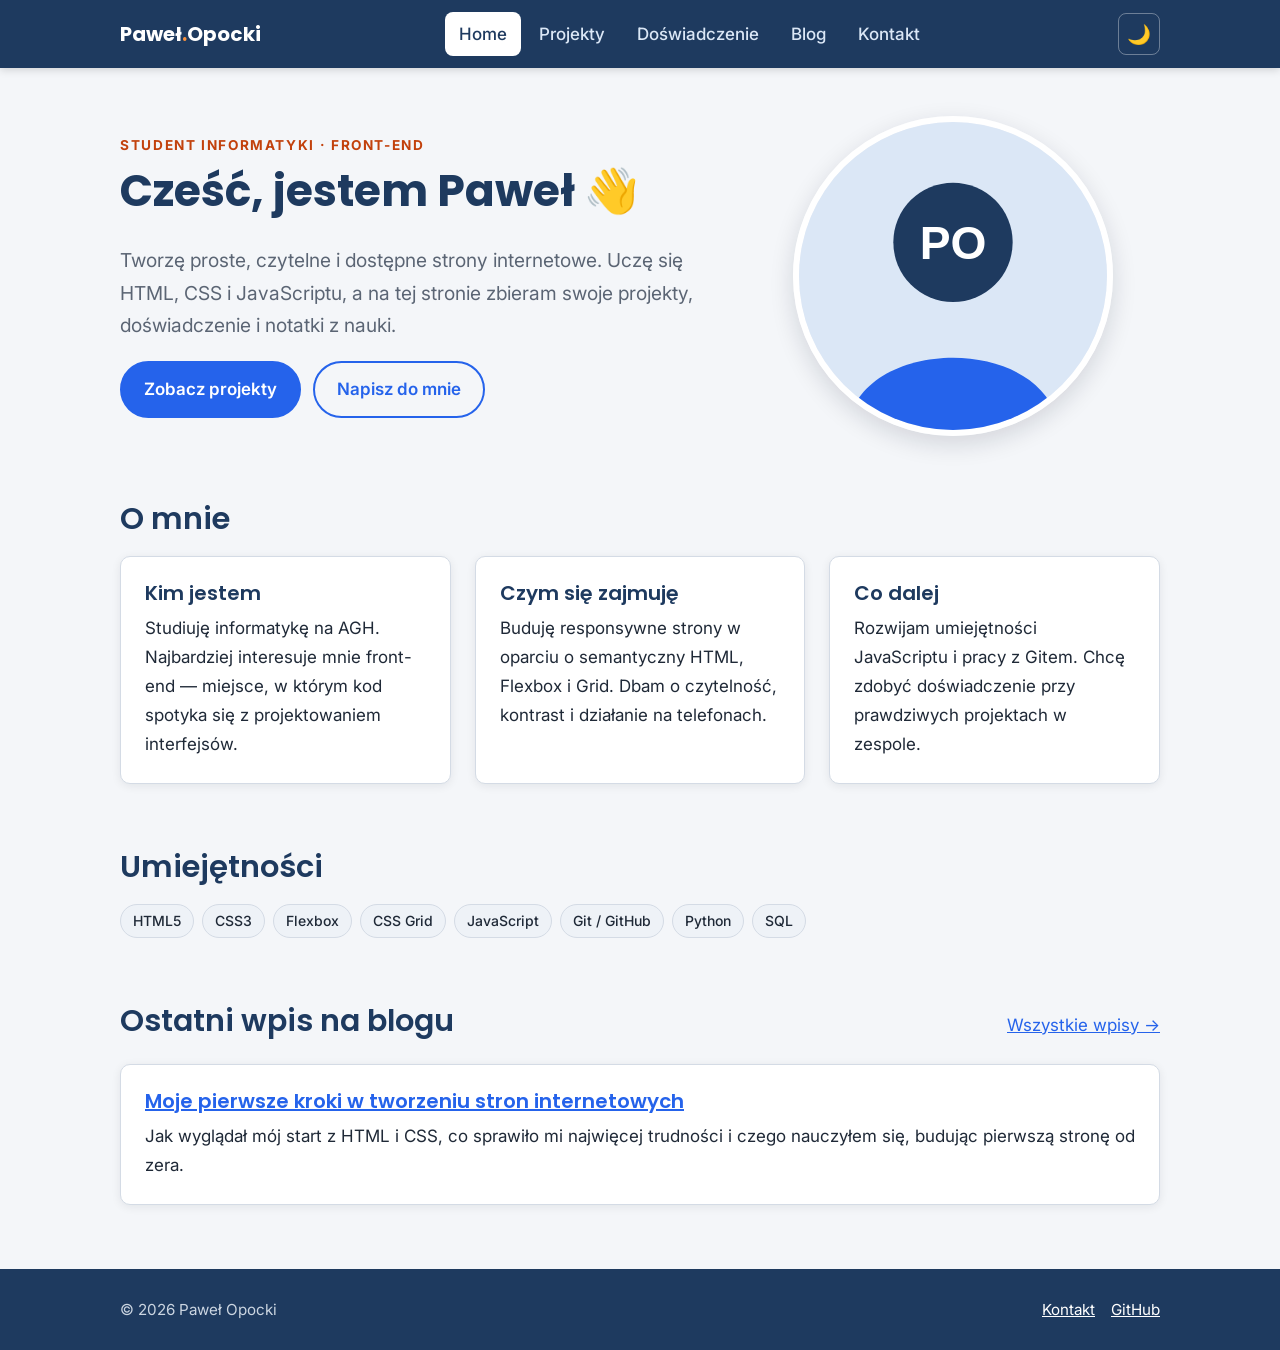
<file: index.html>
<!DOCTYPE html>
<html lang="pl" class="no-js">
<head>
    <meta charset="UTF-8">
    <meta name="viewport" content="width=device-width, initial-scale=1.0">
    <link rel="icon" type="image/svg+xml" href="images/avatar.svg">
    <meta name="description" content="Portfolio Pawła Opockiego — student informatyki i początkujący front-end developer.">
    <title>Paweł Opocki — Portfolio</title>
    <script>
        document.documentElement.classList.remove("no-js");
        try {
            var t = localStorage.getItem("portfolio-theme");
            if (t) document.documentElement.dataset.theme = t;
            else if (window.matchMedia("(prefers-color-scheme: dark)").matches) document.documentElement.dataset.theme = "dark";
        } catch (e) {}
    </script>
    <link rel="preconnect" href="https://fonts.googleapis.com">
    <link rel="preconnect" href="https://fonts.gstatic.com" crossorigin>
    <link href="https://fonts.googleapis.com/css2?family=Inter:wght@400;500;600;700&family=Poppins:wght@600;700&display=swap" rel="stylesheet">
    <link rel="stylesheet" href="style.css">
    <script src="script.js" defer></script>
</head>
<body>
    <a class="skip-link" href="#main">Przejdź do treści</a>

    <header class="site-header">
        <div class="container header-inner">
            <a class="logo" href="index.html">Paweł<span>.</span>Opocki</a>
            <nav class="main-nav" id="main-nav" aria-label="Nawigacja główna">
                <ul>
                    <li><a href="index.html" aria-current="page">Home</a></li>
                    <li><a href="projekty.html">Projekty</a></li>
                    <li><a href="doswiadczenie.html">Doświadczenie</a></li>
                    <li><a href="blog.html">Blog</a></li>
                    <li><a href="kontakt.html">Kontakt</a></li>
                </ul>
            </nav>
            <div class="header-actions">
                <button class="icon-button theme-toggle" type="button" aria-label="Zmień motyw">🌙</button>
                <button class="icon-button nav-toggle" type="button" aria-controls="main-nav" aria-expanded="false" aria-label="Otwórz menu">☰</button>
            </div>
        </div>
    </header>

    <main id="main">
        <div class="container">
            <section class="section hero" aria-labelledby="hero-title">
                <div>
                    <p class="eyebrow">Student informatyki · Front-end</p>
                    <h1 id="hero-title">Cześć, jestem Paweł 👋</h1>
                    <p class="lead">
                        Tworzę proste, czytelne i dostępne strony internetowe. Uczę się HTML, CSS
                        i JavaScriptu, a na tej stronie zbieram swoje projekty, doświadczenie i notatki z nauki.
                    </p>
                    <div class="btn-row">
                        <a class="btn" href="projekty.html">Zobacz projekty</a>
                        <a class="btn btn--outline" href="kontakt.html">Napisz do mnie</a>
                    </div>
                </div>
                <img class="hero-photo" src="images/avatar.svg" width="320" height="320"
                     alt="Ilustracja awatara z inicjałami PO na niebieskim tle">
            </section>

            <section class="section" id="o-mnie" aria-labelledby="about-title">
                <h2 id="about-title">O mnie</h2>
                <div class="card-grid">
                    <article class="card">
                        <h3>Kim jestem</h3>
                        <p>
                            Studiuję informatykę na AGH. Najbardziej interesuje mnie
                            front-end — miejsce, w którym kod spotyka się z projektowaniem interfejsów.
                        </p>
                    </article>
                    <article class="card">
                        <h3>Czym się zajmuję</h3>
                        <p>
                            Buduję responsywne strony w oparciu o semantyczny HTML, Flexbox i Grid.
                            Dbam o czytelność, kontrast i działanie na telefonach.
                        </p>
                    </article>
                    <article class="card">
                        <h3>Co dalej</h3>
                        <p>
                            Rozwijam umiejętności JavaScriptu i pracy z Gitem. Chcę zdobyć doświadczenie
                            przy prawdziwych projektach w zespole.
                        </p>
                    </article>
                </div>
            </section>

            <section class="section" aria-labelledby="skills-title">
                <h2 id="skills-title">Umiejętności</h2>
                <ul class="tag-list">
                    <li class="tag">HTML5</li>
                    <li class="tag">CSS3</li>
                    <li class="tag">Flexbox</li>
                    <li class="tag">CSS Grid</li>
                    <li class="tag">JavaScript</li>
                    <li class="tag">Git / GitHub</li>
                    <li class="tag">Python</li>
                    <li class="tag">SQL</li>
                </ul>
            </section>

            <section class="section" aria-labelledby="latest-title">
                <div class="section-header">
                    <h2 id="latest-title">Ostatni wpis na blogu</h2>
                    <a href="blog.html">Wszystkie wpisy &rarr;</a>
                </div>
                <article class="card">
                    <h3><a href="blog.html">Moje pierwsze kroki w tworzeniu stron internetowych</a></h3>
                    <p>
                        Jak wyglądał mój start z HTML i CSS, co sprawiło mi najwięcej trudności
                        i czego nauczyłem się, budując pierwszą stronę od zera.
                    </p>
                </article>
            </section>
        </div>
    </main>

    <footer class="site-footer">
        <div class="container footer-inner">
            <p>&copy; <span id="year">2026</span> Paweł Opocki</p>
            <ul class="footer-links">
                <li><a href="kontakt.html">Kontakt</a></li>
                <li><a href="https://github.com/" target="_blank" rel="noopener">GitHub</a></li>
            </ul>
        </div>
    </footer>
</body>
</html>
</file>
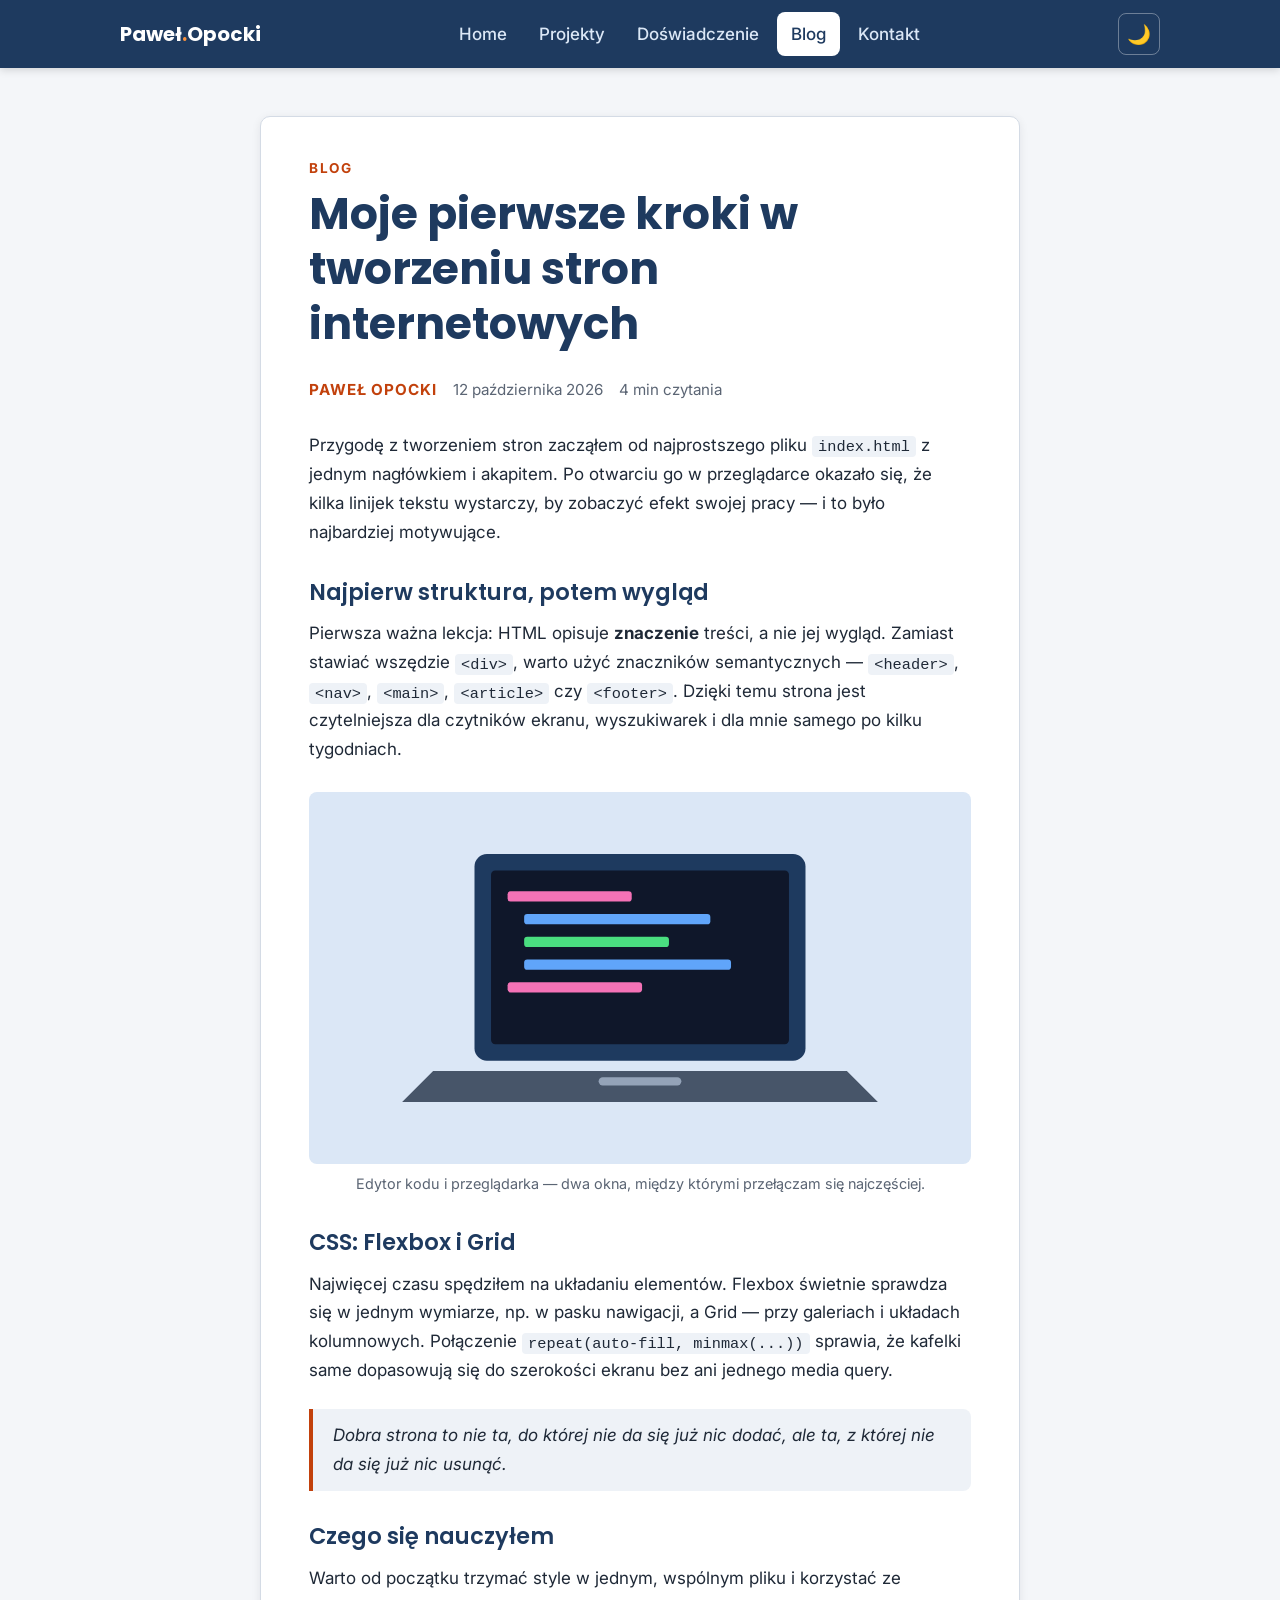
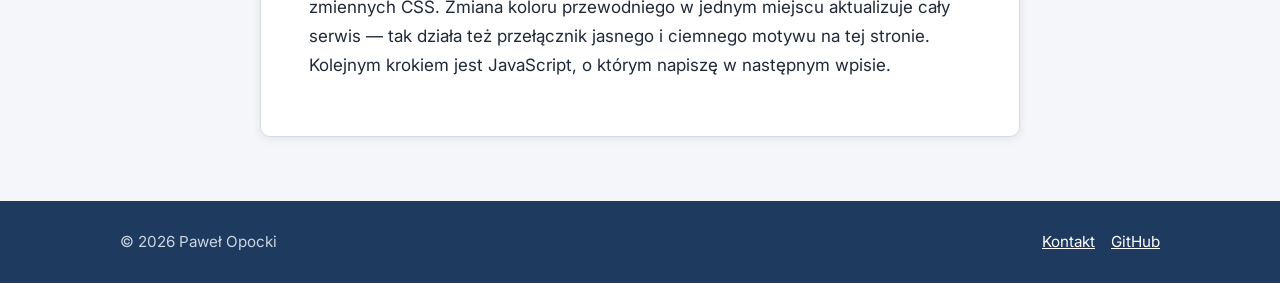
<file: blog.html>
<!DOCTYPE html>
<html lang="pl" class="no-js">
<head>
    <meta charset="UTF-8">
    <meta name="viewport" content="width=device-width, initial-scale=1.0">
    <meta name="description" content="Blog Pawła Opockiego — notatki z nauki tworzenia stron internetowych.">
    <title>Blog — Paweł Opocki</title>
    <script>
        document.documentElement.classList.remove("no-js");
        try {
            var t = localStorage.getItem("portfolio-theme");
            if (t) document.documentElement.dataset.theme = t;
            else if (window.matchMedia("(prefers-color-scheme: dark)").matches) document.documentElement.dataset.theme = "dark";
        } catch (e) {}
    </script>
    <link href="https://fonts.googleapis.com">
    <link href="https://fonts.gstatic.com" crossorigin>
    <link href="https://fonts.googleapis.com/css2?family=Inter:wght@400;500;600;700&family=Poppins:wght@600;700&display=swap" rel="stylesheet">
    <link rel="stylesheet" href="style.css">
    <script src="script.js" defer></script>
</head>
<body>
    <a class="skip-link" href="#main">Przejdź do treści</a>

    <header class="site-header">
        <div class="container header-inner">
            <a class="logo" href="index.html">Paweł<span>.</span>Opocki</a>
            <nav class="main-nav" id="main-nav" aria-label="Nawigacja główna">
                <ul>
                    <li><a href="index.html">Home</a></li>
                    <li><a href="projekty.html">Projekty</a></li>
                    <li><a href="doswiadczenie.html">Doświadczenie</a></li>
                    <li><a href="blog.html" aria-current="page">Blog</a></li>
                    <li><a href="kontakt.html">Kontakt</a></li>
                </ul>
            </nav>
            <div class="header-actions">
                <button class="icon-button theme-toggle" type="button" aria-label="Zmień motyw">🌙</button>
                <button class="icon-button nav-toggle" type="button" aria-controls="main-nav" aria-expanded="false" aria-label="Otwórz menu">☰</button>
            </div>
        </div>
    </header>

    <main id="main">
        <div class="container">
            <article class="post">
                <header>
                    <p class="eyebrow">Blog</p>
                    <h1>Moje pierwsze kroki w tworzeniu stron internetowych</h1>
                    <div class="post-meta">
                        <span class="author">Paweł Opocki</span>
                        <time datetime="2026-10-12">12 października 2026</time>
                        <span>4 min czytania</span>
                    </div>
                </header>

                <p>
                    Przygodę z tworzeniem stron zacząłem od najprostszego pliku <code>index.html</code>
                    z jednym nagłówkiem i akapitem. Po otwarciu go w przeglądarce okazało się, że
                    kilka linijek tekstu wystarczy, by zobaczyć efekt swojej pracy — i to było
                    najbardziej motywujące.
                </p>

                <h2>Najpierw struktura, potem wygląd</h2>
                <p>
                    Pierwsza ważna lekcja: HTML opisuje <strong>znaczenie</strong> treści, a nie jej
                    wygląd. Zamiast stawiać wszędzie <code>&lt;div&gt;</code>, warto użyć znaczników
                    semantycznych — <code>&lt;header&gt;</code>, <code>&lt;nav&gt;</code>,
                    <code>&lt;main&gt;</code>, <code>&lt;article&gt;</code> czy <code>&lt;footer&gt;</code>.
                    Dzięki temu strona jest czytelniejsza dla czytników ekranu, wyszukiwarek i dla mnie
                    samego po kilku tygodniach.
                </p>

                <figure>
                    <img src="images/laptop.svg" width="640" height="360"
                         alt="Ilustracja laptopa z otwartym edytorem kodu HTML na ekranie">
                    <figcaption>Edytor kodu i przeglądarka — dwa okna, między którymi przełączam się najczęściej.</figcaption>
                </figure>

                <h2>CSS: Flexbox i Grid</h2>
                <p>
                    Najwięcej czasu spędziłem na układaniu elementów. Flexbox świetnie sprawdza się
                    w jednym wymiarze, np. w pasku nawigacji, a Grid — przy galeriach i układach
                    kolumnowych. Połączenie <code>repeat(auto-fill, minmax(...))</code> sprawia,
                    że kafelki same dopasowują się do szerokości ekranu bez ani jednego media query.
                </p>

                <blockquote>
                    Dobra strona to nie ta, do której nie da się już nic dodać, ale ta, z której
                    nie da się już nic usunąć.
                </blockquote>

                <h2>Czego się nauczyłem</h2>
                <p>
                    Warto od początku trzymać style w jednym, wspólnym pliku i korzystać ze zmiennych CSS.
                    Zmiana koloru przewodniego w jednym miejscu aktualizuje cały serwis — tak działa
                    też przełącznik jasnego i ciemnego motywu na tej stronie. Kolejnym krokiem jest
                    JavaScript, o którym napiszę w następnym wpisie.
                </p>
            </article>
        </div>
    </main>

    <footer class="site-footer">
        <div class="container footer-inner">
            <p>&copy; <span id="year">2026</span> Paweł Opocki</p>
            <ul class="footer-links">
                <li><a href="kontakt.html">Kontakt</a></li>
                <li><a href="https://github.com/Foksno" target="_blank" rel="noopener">GitHub</a></li>
            </ul>
        </div>
    </footer>
</body>
</html>
</file>
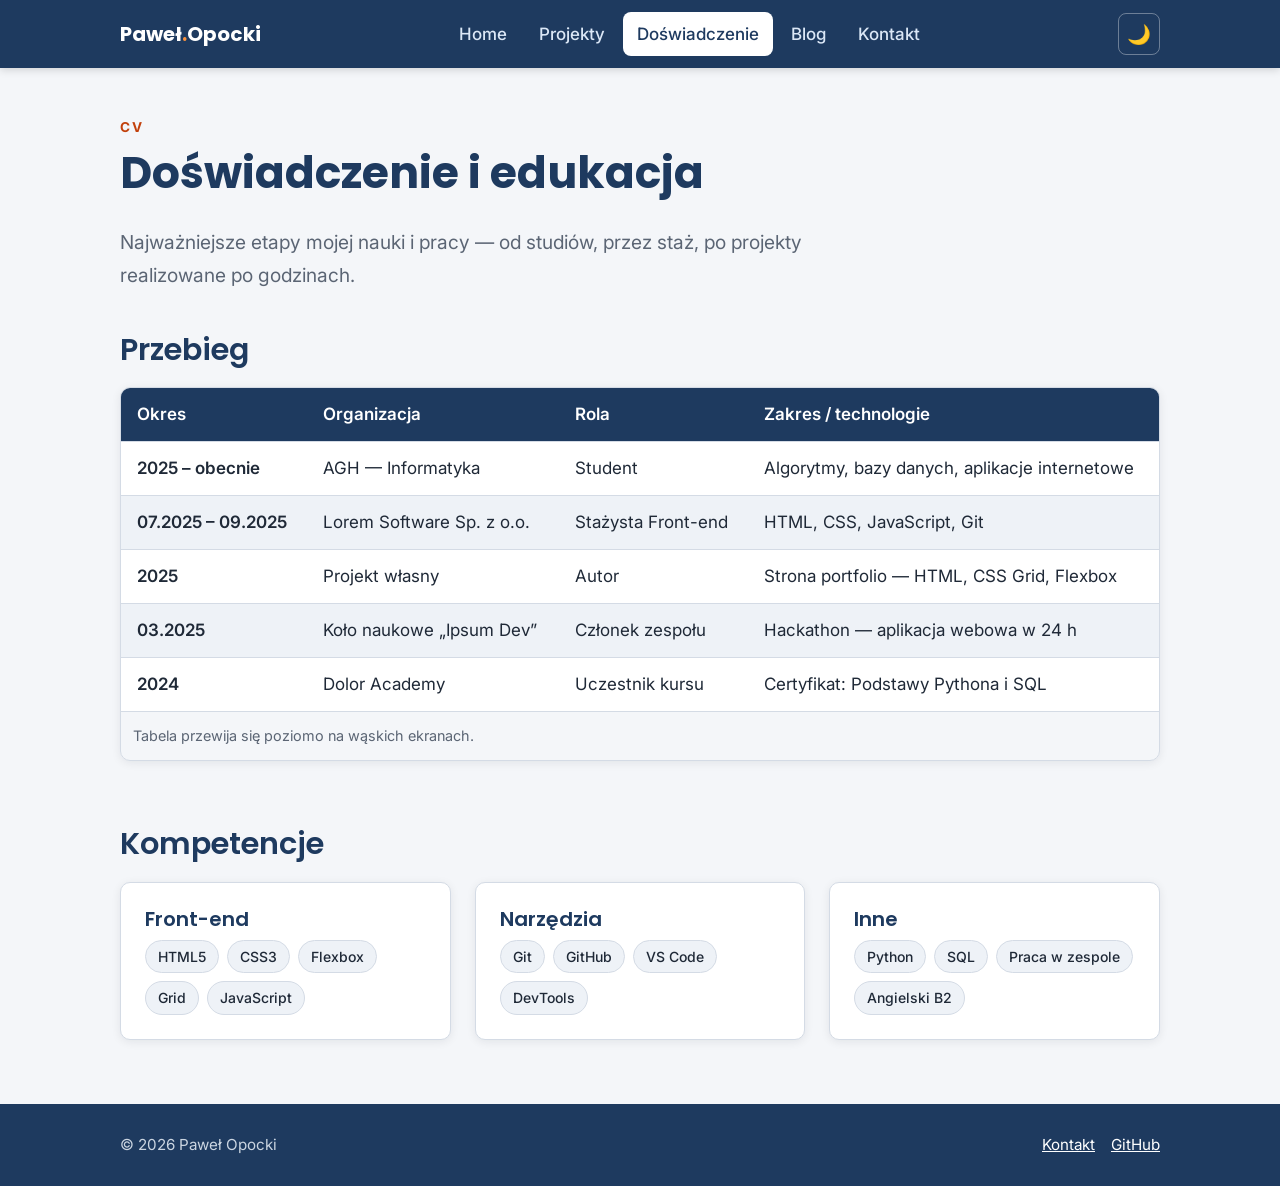
<file: doswiadczenie.html>
<!DOCTYPE html>
<html lang="pl" class="no-js">
<head>
    <meta charset="UTF-8">
    <meta name="viewport" content="width=device-width, initial-scale=1.0">
    <meta name="description" content="Doświadczenie i edukacja Pawła Opockiego.">
    <title>Doświadczenie — Paweł Opocki</title>
    <script>
        document.documentElement.classList.remove("no-js");
        try {
            var t = localStorage.getItem("portfolio-theme");
            if (t) document.documentElement.dataset.theme = t;
            else if (window.matchMedia("(prefers-color-scheme: dark)").matches) document.documentElement.dataset.theme = "dark";
        } catch (e) {}
    </script>
    <link href="https://fonts.googleapis.com">
    <link href="https://fonts.gstatic.com" crossorigin>
    <link href="https://fonts.googleapis.com/css2?family=Inter:wght@400;500;600;700&family=Poppins:wght@600;700&display=swap" rel="stylesheet">
    <link rel="stylesheet" href="style.css">
    <script src="script.js" defer></script>
</head>
<body>
    <a class="skip-link" href="#main">Przejdź do treści</a>

    <header class="site-header">
        <div class="container header-inner">
            <a class="logo" href="index.html">Paweł<span>.</span>Opocki</a>
            <nav class="main-nav" id="main-nav" aria-label="Nawigacja główna">
                <ul>
                    <li><a href="index.html">Home</a></li>
                    <li><a href="projekty.html">Projekty</a></li>
                    <li><a href="doswiadczenie.html" aria-current="page">Doświadczenie</a></li>
                    <li><a href="blog.html">Blog</a></li>
                    <li><a href="kontakt.html">Kontakt</a></li>
                </ul>
            </nav>
            <div class="header-actions">
                <button class="icon-button theme-toggle" type="button" aria-label="Zmień motyw">🌙</button>
                <button class="icon-button nav-toggle" type="button" aria-controls="main-nav" aria-expanded="false" aria-label="Otwórz menu">☰</button>
            </div>
        </div>
    </header>

    <main id="main">
        <div class="container">
            <header class="page-intro">
                <p class="eyebrow">CV</p>
                <h1>Doświadczenie i edukacja</h1>
                <p class="lead">
                    Najważniejsze etapy mojej nauki i pracy — od studiów, przez staż,
                    po projekty realizowane po godzinach.
                </p>
            </header>

            <section class="section" aria-labelledby="timeline-title">
                <h2 id="timeline-title">Przebieg</h2>
                <div class="table-wrapper">
                    <table class="cv-table">
                        <caption>Tabela przewija się poziomo na wąskich ekranach.</caption>
                        <thead>
                            <tr>
                                <th scope="col">Okres</th>
                                <th scope="col">Organizacja</th>
                                <th scope="col">Rola</th>
                                <th scope="col">Zakres / technologie</th>
                            </tr>
                        </thead>
                        <tbody>
                            <tr>
                                <td>2025 – obecnie</td>
                                <td>AGH — Informatyka</td>
                                <td>Student</td>
                                <td>Algorytmy, bazy danych, aplikacje internetowe</td>
                            </tr>
                            <tr>
                                <td>07.2025 – 09.2025</td>
                                <td>Lorem Software Sp. z o.o.</td>
                                <td>Stażysta Front-end</td>
                                <td>HTML, CSS, JavaScript, Git</td>
                            </tr>
                            <tr>
                                <td>2025</td>
                                <td>Projekt własny</td>
                                <td>Autor</td>
                                <td>Strona portfolio — HTML, CSS Grid, Flexbox</td>
                            </tr>
                            <tr>
                                <td>03.2025</td>
                                <td>Koło naukowe „Ipsum Dev”</td>
                                <td>Członek zespołu</td>
                                <td>Hackathon — aplikacja webowa w 24 h</td>
                            </tr>
                            <tr>
                                <td>2024</td>
                                <td>Dolor Academy</td>
                                <td>Uczestnik kursu</td>
                                <td>Certyfikat: Podstawy Pythona i SQL</td>
                            </tr>
                        </tbody>
                    </table>
                </div>
            </section>

            <section class="section" aria-labelledby="skills-title">
                <h2 id="skills-title">Kompetencje</h2>
                <div class="card-grid">
                    <article class="card">
                        <h3>Front-end</h3>
                        <ul class="tag-list">
                            <li class="tag">HTML5</li><li class="tag">CSS3</li><li class="tag">Flexbox</li>
                            <li class="tag">Grid</li><li class="tag">JavaScript</li>
                        </ul>
                    </article>
                    <article class="card">
                        <h3>Narzędzia</h3>
                        <ul class="tag-list">
                            <li class="tag">Git</li><li class="tag">GitHub</li><li class="tag">VS Code</li>
                            <li class="tag">DevTools</li>
                        </ul>
                    </article>
                    <article class="card">
                        <h3>Inne</h3>
                        <ul class="tag-list">
                            <li class="tag">Python</li><li class="tag">SQL</li><li class="tag">Praca w zespole</li>
                            <li class="tag">Angielski B2</li>
                        </ul>
                    </article>
                </div>
            </section>
        </div>
    </main>

    <footer class="site-footer">
        <div class="container footer-inner">
            <p>&copy; <span id="year">2026</span> Paweł Opocki</p>
            <ul class="footer-links">
                <li><a href="kontakt.html">Kontakt</a></li>
                <li><a href="https://github.com/Foksno" target="_blank" rel="noopener">GitHub</a></li>
            </ul>
        </div>
    </footer>
</body>
</html>
</file>
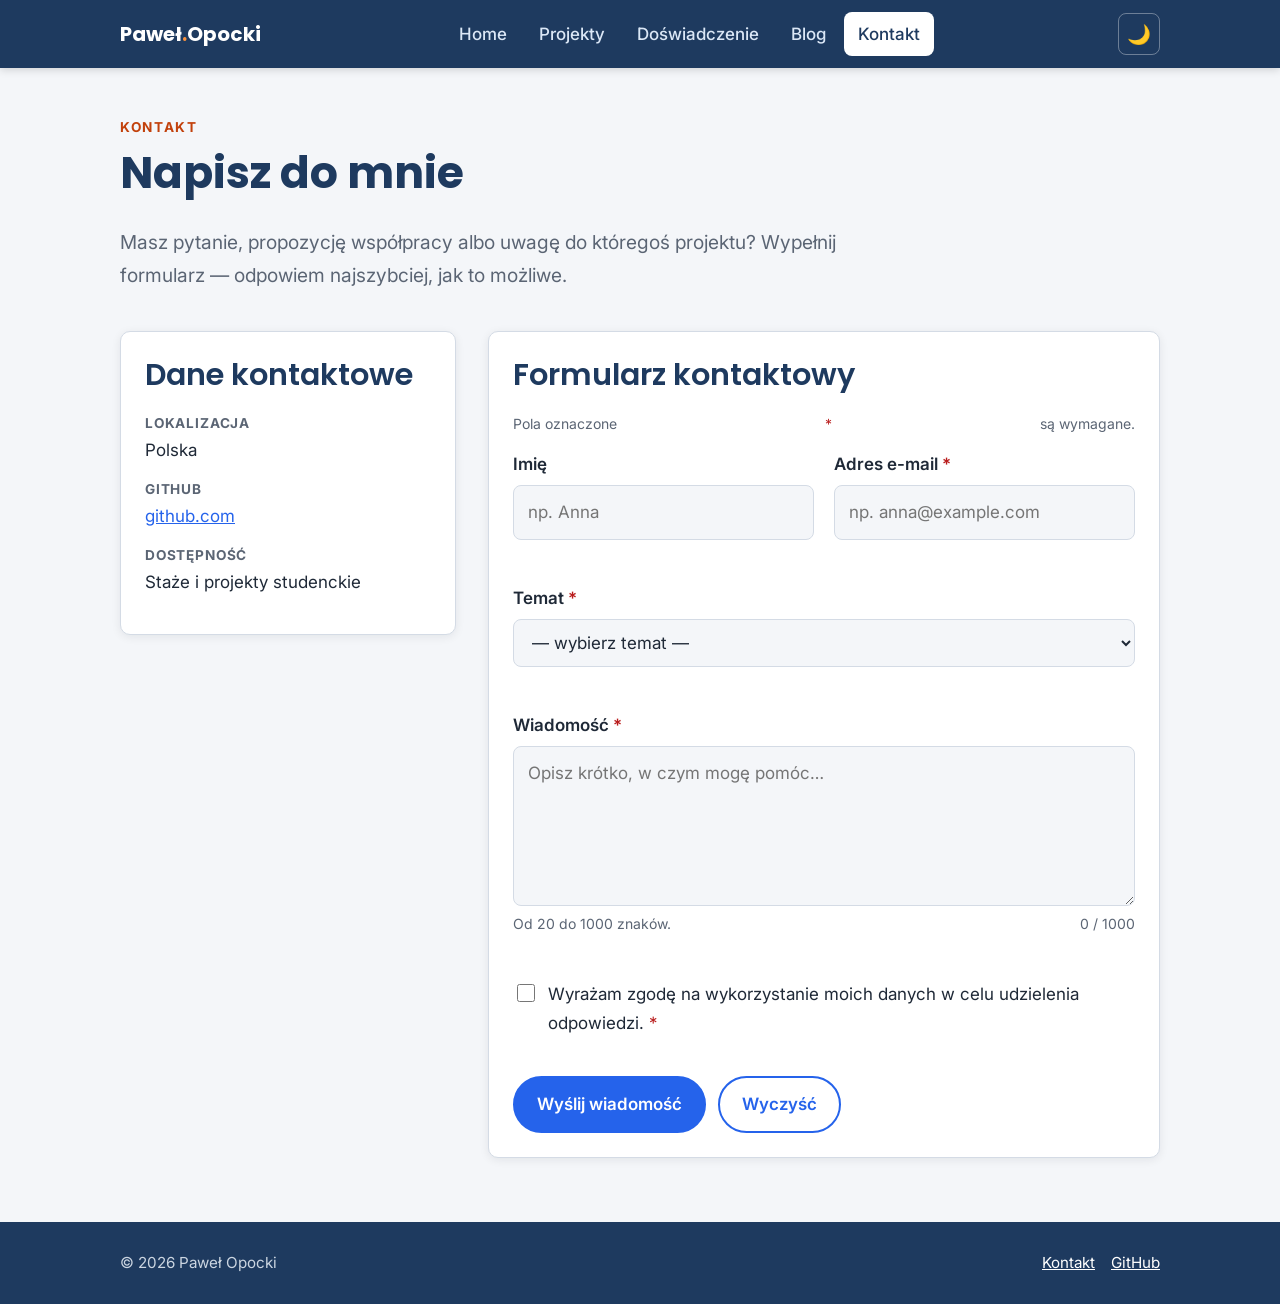
<file: kontakt.html>
<!DOCTYPE html>
<html lang="pl" class="no-js">
<head>
    <meta charset="UTF-8">
    <meta name="viewport" content="width=device-width, initial-scale=1.0">
    <meta name="description" content="Skontaktuj się z Pawłem Opockim.">
    <title>Kontakt — Paweł Opocki</title>
    <script>
        document.documentElement.classList.remove("no-js");
        try {
            var t = localStorage.getItem("portfolio-theme");
            if (t) document.documentElement.dataset.theme = t;
            else if (window.matchMedia("(prefers-color-scheme: dark)").matches) document.documentElement.dataset.theme = "dark";
        } catch (e) {}
    </script>
    <link href="https://fonts.googleapis.com">
    <link href="https://fonts.gstatic.com" crossorigin>
    <link href="https://fonts.googleapis.com/css2?family=Inter:wght@400;500;600;700&family=Poppins:wght@600;700&display=swap" rel="stylesheet">
    <link rel="stylesheet" href="style.css">
    <script src="script.js" defer></script>
</head>
<body>
    <a class="skip-link" href="#main">Przejdź do treści</a>

    <header class="site-header">
        <div class="container header-inner">
            <a class="logo" href="index.html">Paweł<span>.</span>Opocki</a>
            <nav class="main-nav" id="main-nav" aria-label="Nawigacja główna">
                <ul>
                    <li><a href="index.html">Home</a></li>
                    <li><a href="projekty.html">Projekty</a></li>
                    <li><a href="doswiadczenie.html">Doświadczenie</a></li>
                    <li><a href="blog.html">Blog</a></li>
                    <li><a href="kontakt.html" aria-current="page">Kontakt</a></li>
                </ul>
            </nav>
            <div class="header-actions">
                <button class="icon-button theme-toggle" type="button" aria-label="Zmień motyw">🌙</button>
                <button class="icon-button nav-toggle" type="button" aria-controls="main-nav" aria-expanded="false" aria-label="Otwórz menu">☰</button>
            </div>
        </div>
    </header>

    <main id="main">
        <div class="container">
            <header class="page-intro">
                <p class="eyebrow">Kontakt</p>
                <h1>Napisz do mnie</h1>
                <p class="lead">
                    Masz pytanie, propozycję współpracy albo uwagę do któregoś projektu?
                    Wypełnij formularz — odpowiem najszybciej, jak to możliwe.
                </p>
            </header>

            <div class="contact-layout">
                <aside class="card contact-info" aria-labelledby="info-title">
                    <h2 id="info-title">Dane kontaktowe</h2>
                    <ul>
                        <li><strong>Lokalizacja</strong> Polska</li>
                        <li><strong>GitHub</strong> <a href="https://github.com/" target="_blank" rel="noopener">github.com</a></li>
                        <li><strong>Dostępność</strong> Staże i projekty studenckie</li>
                    </ul>
                </aside>

                <section class="card" aria-labelledby="form-title">
                    <h2 id="form-title">Formularz kontaktowy</h2>
                    <p class="field-hint">Pola oznaczone <span class="required-mark" aria-hidden="true">*</span> są wymagane.</p>

                    <form class="contact-form" id="contact-form" action="#" method="post">
                        <div class="form-field">
                            <label for="name">Imię</label>
                            <input type="text" id="name" name="name" autocomplete="given-name"
                                   maxlength="50" pattern="[A-Za-zÀ-ž \-]{2,50}"
                                   data-pattern-message="Imię powinno mieć 2–50 liter (bez cyfr)."
                                   placeholder="np. Anna" aria-describedby="name-error">
                            <p class="field-error" id="name-error" aria-live="polite"></p>
                        </div>

                        <div class="form-field">
                            <label for="email">Adres e-mail <span class="required-mark" aria-hidden="true">*</span></label>
                            <input type="email" id="email" name="email" autocomplete="email" required
                                   maxlength="100" placeholder="np. anna@example.com" aria-describedby="email-error">
                            <p class="field-error" id="email-error" aria-live="polite"></p>
                        </div>

                        <div class="form-field form-field--full">
                            <label for="topic">Temat <span class="required-mark" aria-hidden="true">*</span></label>
                            <select id="topic" name="topic" required aria-describedby="topic-error">
                                <option value="">— wybierz temat —</option>
                                <option value="wspolpraca">Propozycja współpracy</option>
                                <option value="staz">Oferta stażu / pracy</option>
                                <option value="projekt">Pytanie o projekt</option>
                                <option value="inne">Inne</option>
                            </select>
                            <p class="field-error" id="topic-error" aria-live="polite"></p>
                        </div>

                        <div class="form-field form-field--full">
                            <label for="message">Wiadomość <span class="required-mark" aria-hidden="true">*</span></label>
                            <textarea id="message" name="message" required minlength="20" maxlength="1000"
                                      placeholder="Opisz krótko, w czym mogę pomóc…"
                                      aria-describedby="message-hint message-error"></textarea>
                            <div class="field-hint" id="message-hint">
                                <span>Od 20 do 1000 znaków.</span>
                                <span id="char-count" aria-live="polite">0 / 1000</span>
                            </div>
                            <p class="field-error" id="message-error" aria-live="polite"></p>
                        </div>

                        <div class="form-field form-field--full checkbox-field">
                            <input type="checkbox" id="consent" name="consent" required aria-describedby="consent-error">
                            <div>
                                <label for="consent">Wyrażam zgodę na wykorzystanie moich danych w celu udzielenia odpowiedzi. <span class="required-mark" aria-hidden="true">*</span></label>
                                <p class="field-error" id="consent-error" aria-live="polite"></p>
                            </div>
                        </div>

                        <div class="form-field form-field--full">
                            <div class="btn-row">
                                <button class="btn" type="submit">Wyślij wiadomość</button>
                                <button class="btn btn--outline" type="reset">Wyczyść</button>
                            </div>
                        </div>

                        <p class="form-status" id="form-status" role="status" hidden></p>
                    </form>
                </section>
            </div>
        </div>
    </main>

    <footer class="site-footer">
        <div class="container footer-inner">
            <p>&copy; <span id="year">2026</span> Paweł Opocki</p>
            <ul class="footer-links">
                <li><a href="kontakt.html">Kontakt</a></li>
                <li><a href="https://github.com/Foksno" target="_blank" rel="noopener">GitHub</a></li>
            </ul>
        </div>
    </footer>
</body>
</html>
</file>
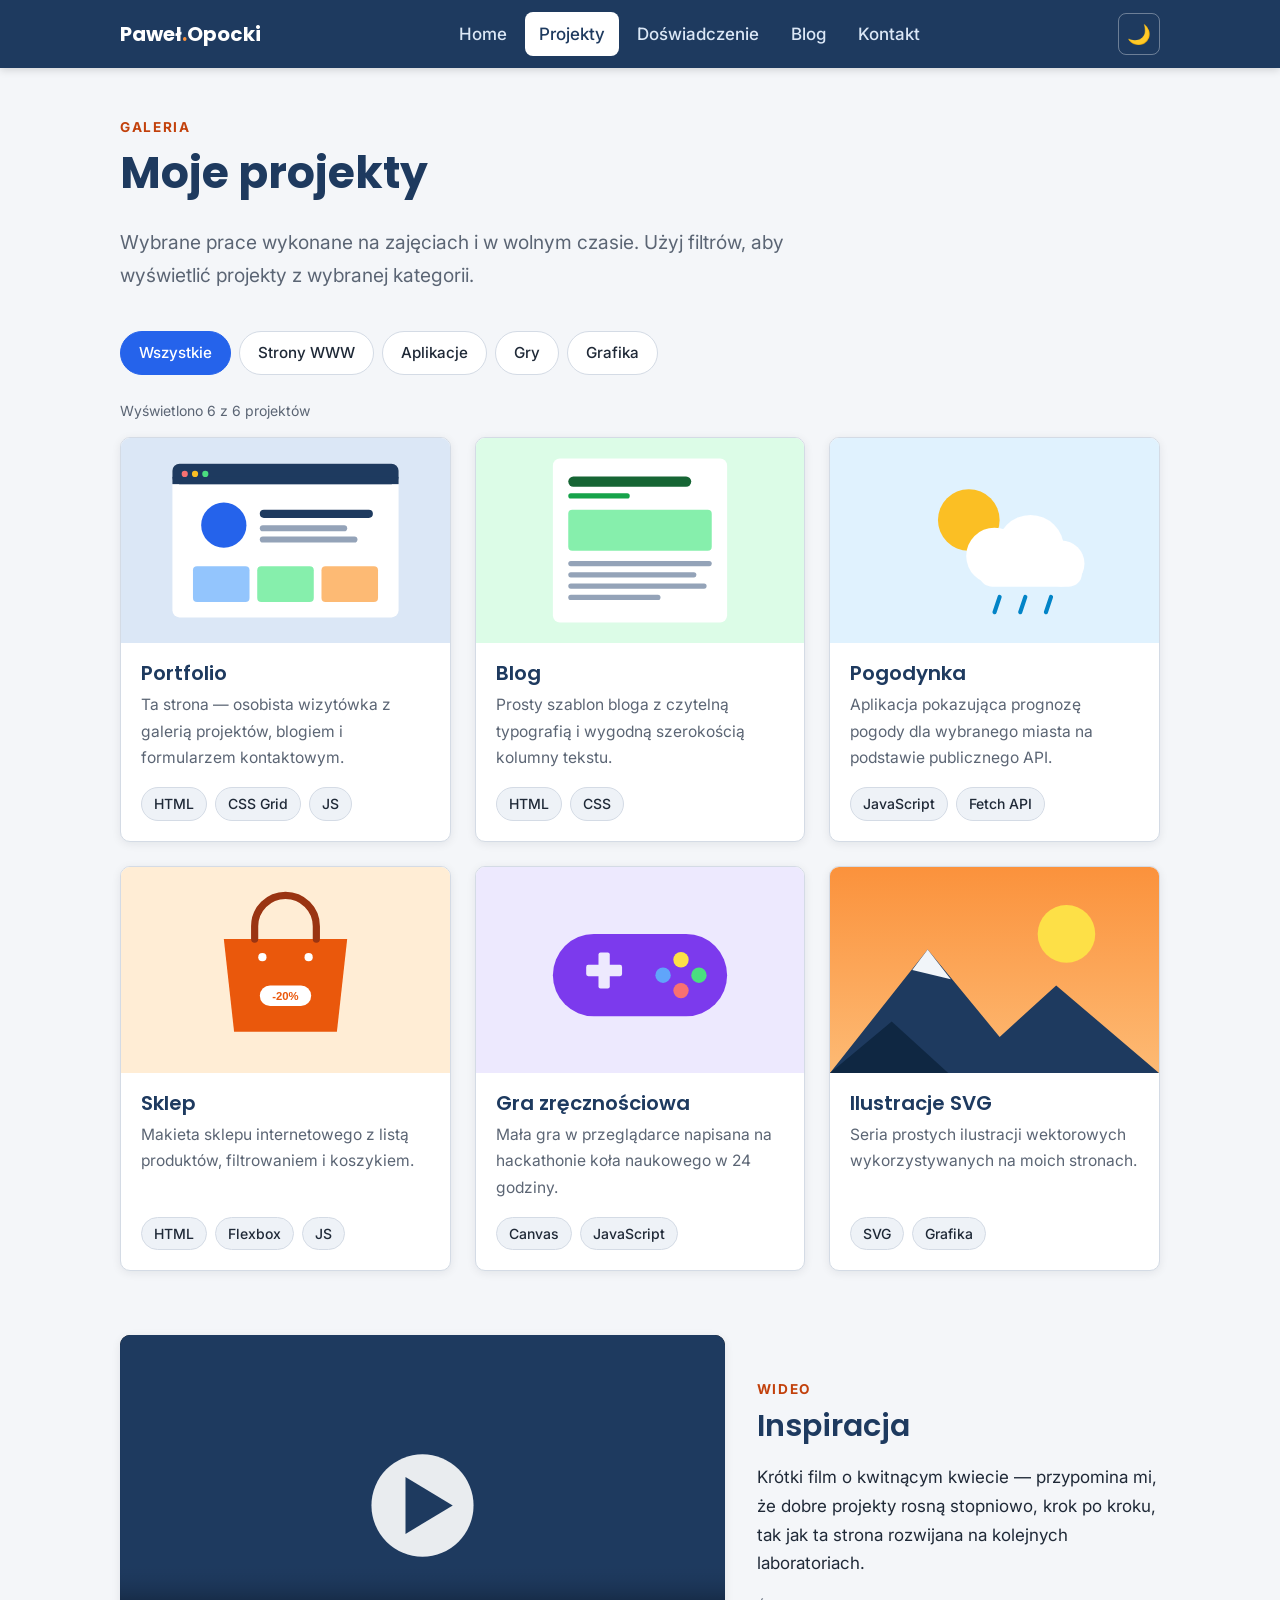
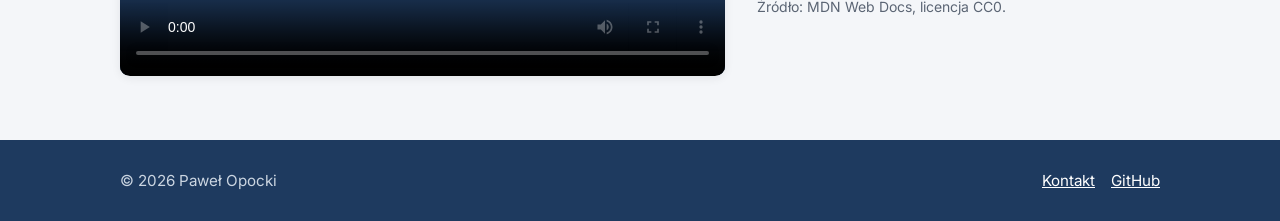
<file: projekty.html>
<!DOCTYPE html>
<html lang="pl" class="no-js">
<head>
    <meta charset="UTF-8">
    <meta name="viewport" content="width=device-width, initial-scale=1.0">
    <meta name="description" content="Galeria projektów Pawła Opockiego — strony, aplikacje webowe i gry.">
    <title>Projekty — Paweł Opocki</title>
    <script>
        document.documentElement.classList.remove("no-js");
        try {
            var t = localStorage.getItem("portfolio-theme");
            if (t) document.documentElement.dataset.theme = t;
            else if (window.matchMedia("(prefers-color-scheme: dark)").matches) document.documentElement.dataset.theme = "dark";
        } catch (e) {}
    </script>
    <link href="https://fonts.googleapis.com">
    <link href="https://fonts.gstatic.com" crossorigin>
    <link href="https://fonts.googleapis.com/css2?family=Inter:wght@400;500;600;700&family=Poppins:wght@600;700&display=swap" rel="stylesheet">
    <link rel="stylesheet" href="style.css">
    <script src="script.js" defer></script>
</head>
<body>
    <a class="skip-link" href="#main">Przejdź do treści</a>

    <header class="site-header">
        <div class="container header-inner">
            <a class="logo" href="index.html">Paweł<span>.</span>Opocki</a>
            <nav class="main-nav" id="main-nav" aria-label="Nawigacja główna">
                <ul>
                    <li><a href="index.html">Home</a></li>
                    <li><a href="projekty.html" aria-current="page">Projekty</a></li>
                    <li><a href="doswiadczenie.html">Doświadczenie</a></li>
                    <li><a href="blog.html">Blog</a></li>
                    <li><a href="kontakt.html">Kontakt</a></li>
                </ul>
            </nav>
            <div class="header-actions">
                <button class="icon-button theme-toggle" type="button" aria-label="Zmień motyw">🌙</button>
                <button class="icon-button nav-toggle" type="button" aria-controls="main-nav" aria-expanded="false" aria-label="Otwórz menu">☰</button>
            </div>
        </div>
    </header>

    <main id="main">
        <div class="container">
            <header class="page-intro">
                <p class="eyebrow">Galeria</p>
                <h1>Moje projekty</h1>
                <p class="lead">
                    Wybrane prace wykonane na zajęciach i w wolnym czasie. Użyj filtrów,
                    aby wyświetlić projekty z wybranej kategorii.
                </p>
            </header>

            <section class="section" aria-labelledby="gallery-title">
                <h2 id="gallery-title" class="visually-hidden">Galeria projektów</h2>

                <div class="filter-bar" role="group" aria-label="Filtruj projekty">
                    <button class="filter-btn" type="button" data-filter="all" aria-pressed="true">Wszystkie</button>
                    <button class="filter-btn" type="button" data-filter="web" aria-pressed="false">Strony WWW</button>
                    <button class="filter-btn" type="button" data-filter="app" aria-pressed="false">Aplikacje</button>
                    <button class="filter-btn" type="button" data-filter="game" aria-pressed="false">Gry</button>
                    <button class="filter-btn" type="button" data-filter="graphic" aria-pressed="false">Grafika</button>
                </div>
                <p id="project-count" class="field-hint" aria-live="polite"></p>

                <ul class="gallery">
                    <li class="project-card" data-category="web">
                        <img src="images/project-portfolio.svg" width="640" height="400" loading="lazy"
                             alt="Szkic strony portfolio: okno przeglądarki z awatarem, nagłówkiem i trzema kolorowymi kafelkami">
                        <div class="project-body">
                            <h3>Portfolio</h3>
                            <p>Ta strona — osobista wizytówka z galerią projektów, blogiem i formularzem kontaktowym.</p>
                            <ul class="tag-list">
                                <li class="tag">HTML</li><li class="tag">CSS Grid</li><li class="tag">JS</li>
                            </ul>
                        </div>
                    </li>
                    <li class="project-card" data-category="web">
                        <img src="images/project-blog.svg" width="640" height="400" loading="lazy"
                             alt="Szkic wpisu blogowego: tytuł, data, zdjęcie nagłówkowe i kilka akapitów tekstu">
                        <div class="project-body">
                            <h3>Blog</h3>
                            <p>Prosty szablon bloga z czytelną typografią i wygodną szerokością kolumny tekstu.</p>
                            <ul class="tag-list">
                                <li class="tag">HTML</li><li class="tag">CSS</li>
                            </ul>
                        </div>
                    </li>
                    <li class="project-card" data-category="app">
                        <img src="images/project-weather.svg" width="640" height="400" loading="lazy"
                             alt="Ikona pogody: słońce schowane za deszczową chmurą">
                        <div class="project-body">
                            <h3>Pogodynka</h3>
                            <p>Aplikacja pokazująca prognozę pogody dla wybranego miasta na podstawie publicznego API.</p>
                            <ul class="tag-list">
                                <li class="tag">JavaScript</li><li class="tag">Fetch API</li>
                            </ul>
                        </div>
                    </li>
                    <li class="project-card" data-category="web app">
                        <img src="images/project-shop.svg" width="640" height="400" loading="lazy"
                             alt="Pomarańczowa torba na zakupy z etykietą rabatu minus 20 procent">
                        <div class="project-body">
                            <h3>Sklep</h3>
                            <p>Makieta sklepu internetowego z listą produktów, filtrowaniem i koszykiem.</p>
                            <ul class="tag-list">
                                <li class="tag">HTML</li><li class="tag">Flexbox</li><li class="tag">JS</li>
                            </ul>
                        </div>
                    </li>
                    <li class="project-card" data-category="game">
                        <img src="images/project-game.svg" width="640" height="400" loading="lazy"
                             alt="Fioletowy pad do gier z krzyżakiem i czterema kolorowymi przyciskami">
                        <div class="project-body">
                            <h3>Gra zręcznościowa</h3>
                            <p>Mała gra w przeglądarce napisana na hackathonie koła naukowego w 24 godziny.</p>
                            <ul class="tag-list">
                                <li class="tag">Canvas</li><li class="tag">JavaScript</li>
                            </ul>
                        </div>
                    </li>
                    <li class="project-card" data-category="graphic">
                        <img src="images/mountains.svg" width="640" height="400" loading="lazy"
                             alt="Grafika wektorowa przedstawiająca góry o zachodzie słońca">
                        <div class="project-body">
                            <h3>Ilustracje SVG</h3>
                            <p>Seria prostych ilustracji wektorowych wykorzystywanych na moich stronach.</p>
                            <ul class="tag-list">
                                <li class="tag">SVG</li><li class="tag">Grafika</li>
                            </ul>
                        </div>
                    </li>
                </ul>
                <p id="gallery-empty" class="gallery-empty" hidden>Brak projektów w tej kategorii.</p>
            </section>

            <section class="section" aria-labelledby="video-title">
                <div class="video-wrapper">
                    <video controls preload="metadata" poster="images/video-poster.svg" width="640" height="360">
                        <source src="https://interactive-examples.mdn.mozilla.net/media/cc0-videos/flower.webm" type="video/webm">
                        <source src="https://interactive-examples.mdn.mozilla.net/media/cc0-videos/flower.mp4" type="video/mp4">
                        Twoja przeglądarka nie obsługuje odtwarzania wideo.
                        <a href="https://interactive-examples.mdn.mozilla.net/media/cc0-videos/flower.mp4">Pobierz plik wideo</a>.
                    </video>
                    <div>
                        <p class="eyebrow">Wideo</p>
                        <h2 id="video-title">Inspiracja</h2>
                        <p>
                            Krótki film o kwitnącym kwiecie — przypomina mi, że dobre projekty rosną
                            stopniowo, krok po kroku, tak jak ta strona rozwijana na kolejnych laboratoriach.
                        </p>
                        <p class="field-hint">Źródło: MDN Web Docs, licencja CC0.</p>
                    </div>
                </div>
            </section>
        </div>
    </main>

    <footer class="site-footer">
        <div class="container footer-inner">
            <p>&copy; <span id="year">2026</span> Paweł Opocki</p>
            <ul class="footer-links">
                <li><a href="kontakt.html">Kontakt</a></li>
                <li><a href="https://github.com/Foksno" target="_blank" rel="noopener">GitHub</a></li>
            </ul>
        </div>
    </footer>
</body>
</html>
</file>
<file: style.css>
/* =========================================================
   Portfolio — Paweł Opocki
   Wspólny arkusz stylów dla wszystkich podstron
   ========================================================= */

/* ===== Zmienne (motyw jasny / ciemny) ===== */
:root {
    --c-bg: #f4f6f9;
    --c-surface: #ffffff;
    --c-surface-alt: #eef2f7;
    --c-text: #1f2937;
    --c-muted: #5b6574;
    --c-primary: #1e3a5f;
    --c-accent: #2563eb;
    --c-accent-hover: #1d4ed8;
    --c-highlight: #c2410c;
    --c-border: #d4dbe5;
    --c-success: #15803d;
    --c-error: #b91c1c;
    --c-header-text: #ffffff;

    --radius: 10px;
    --shadow: 0 2px 10px rgba(15, 23, 42, 0.08);
    --shadow-hover: 0 8px 24px rgba(15, 23, 42, 0.14);
    --font-body: "Inter", "Segoe UI", Arial, sans-serif;
    --font-heading: "Poppins", "Segoe UI", Arial, sans-serif;
    --max-width: 1080px;
}

:root[data-theme="dark"] {
    --c-bg: #0f172a;
    --c-surface: #1e293b;
    --c-surface-alt: #273449;
    --c-text: #e5e7eb;
    --c-muted: #a3adbd;
    --c-primary: #0b1424;
    --c-accent: #60a5fa;
    --c-accent-hover: #93c5fd;
    --c-highlight: #fb923c;
    --c-border: #334155;
    --c-success: #4ade80;
    --c-error: #f87171;
    --shadow: 0 2px 10px rgba(0, 0, 0, 0.4);
    --shadow-hover: 0 8px 24px rgba(0, 0, 0, 0.5);
}

/* ===== Podstawy ===== */
*,
*::before,
*::after {
    box-sizing: border-box;
}

html {
    scroll-behavior: smooth;
}

body {
    margin: 0;
    min-height: 100vh;
    display: flex;
    flex-direction: column;
    font-family: var(--font-body);
    font-size: 1.0625rem;
    line-height: 1.7;
    color: var(--c-text);
    background-color: var(--c-bg);
    transition: background-color 0.25s, color 0.25s;
}

img,
video {
    display: block;
    max-width: 100%;
    height: auto;
}

a {
    color: var(--c-accent);
}

a:hover {
    color: var(--c-accent-hover);
}

:focus-visible {
    outline: 3px solid var(--c-accent);
    outline-offset: 2px;
}

/* ===== Typografia ===== */
h1, h2, h3 {
    font-family: var(--font-heading);
    line-height: 1.25;
    color: var(--c-primary);
    margin: 0 0 0.6em;
}

:root[data-theme="dark"] h1,
:root[data-theme="dark"] h2,
:root[data-theme="dark"] h3 {
    color: #f1f5f9;
}

h1 { font-size: clamp(2rem, 4vw + 1rem, 2.75rem); font-weight: 700; }
h2 { font-size: clamp(1.5rem, 2vw + 1rem, 1.9rem); font-weight: 600; }
h3 { font-size: 1.25rem; font-weight: 600; }

p {
    margin: 0 0 1em;
}

code {
    padding: 0.1em 0.4em;
    border-radius: 4px;
    background-color: var(--c-surface-alt);
    font-family: Consolas, "Courier New", monospace;
    font-size: 0.9em;
}

.lead {
    font-size: 1.2rem;
    color: var(--c-muted);
}

.eyebrow {
    margin: 0 0 0.4em;
    font-size: 0.85rem;
    font-weight: 700;
    letter-spacing: 0.12em;
    text-transform: uppercase;
    color: var(--c-highlight);
}

.visually-hidden {
    position: absolute;
    width: 1px;
    height: 1px;
    overflow: hidden;
    clip: rect(0 0 0 0);
    white-space: nowrap;
}

.skip-link {
    position: absolute;
    left: 16px;
    top: -60px;
    padding: 8px 14px;
    background: var(--c-surface);
    color: var(--c-text);
    border-radius: var(--radius);
    z-index: 100;
}

.skip-link:focus {
    top: 12px;
}

/* ===== Układ ===== */
.container {
    width: 100%;
    max-width: var(--max-width);
    margin: 0 auto;
    padding: 0 20px;
}

main {
    flex: 1;
    padding: 48px 0 64px;
}

.section {
    margin-bottom: 64px;
}

.section:last-child {
    margin-bottom: 0;
}

.page-intro {
    max-width: 720px;
    margin-bottom: 40px;
}

/* ===== Nagłówek i nawigacja ===== */
.site-header {
    position: sticky;
    top: 0;
    z-index: 50;
    background-color: var(--c-primary);
    color: var(--c-header-text);
    box-shadow: 0 2px 8px rgba(0, 0, 0, 0.15);
}

.header-inner {
    display: flex;
    align-items: center;
    justify-content: space-between;
    gap: 16px;
    min-height: 68px;
}

.logo {
    font-family: var(--font-heading);
    font-size: 1.25rem;
    font-weight: 700;
    color: var(--c-header-text);
    text-decoration: none;
}

.logo:hover {
    color: var(--c-header-text);
}

.logo span {
    color: #fb923c;
}

.header-actions {
    display: flex;
    align-items: center;
    gap: 8px;
}

.main-nav ul {
    list-style: none;
    margin: 0;
    padding: 0;
    display: flex;
    gap: 4px;
}

.main-nav a {
    display: block;
    padding: 8px 14px;
    border-radius: 8px;
    color: #dbe7f6;
    font-weight: 500;
    text-decoration: none;
    transition: background-color 0.2s, color 0.2s;
}

.main-nav a:hover {
    background-color: rgba(255, 255, 255, 0.12);
    color: #fff;
}

.main-nav a[aria-current="page"] {
    background-color: #fff;
    color: #1e3a5f;
}

.icon-button {
    display: inline-flex;
    align-items: center;
    justify-content: center;
    width: 42px;
    height: 42px;
    padding: 0;
    border: 1px solid rgba(255, 255, 255, 0.35);
    border-radius: 8px;
    background: transparent;
    color: #fff;
    font-size: 1.2rem;
    cursor: pointer;
    transition: background-color 0.2s;
}

.icon-button:hover {
    background-color: rgba(255, 255, 255, 0.12);
}

.nav-toggle {
    display: none;
}

/* ===== Przyciski ===== */
.btn {
    display: inline-flex;
    align-items: center;
    gap: 8px;
    padding: 12px 22px;
    border: 2px solid var(--c-accent);
    border-radius: 999px;
    background-color: var(--c-accent);
    color: #fff;
    font: inherit;
    font-weight: 600;
    text-decoration: none;
    cursor: pointer;
    transition: background-color 0.2s, border-color 0.2s, transform 0.2s;
}

:root[data-theme="dark"] .btn {
    color: #0f172a;
}

.btn:hover {
    background-color: var(--c-accent-hover);
    border-color: var(--c-accent-hover);
    color: #fff;
    transform: translateY(-1px);
}

:root[data-theme="dark"] .btn:hover {
    color: #0f172a;
}

.btn--outline {
    background-color: transparent;
    color: var(--c-accent);
}

:root[data-theme="dark"] .btn--outline {
    color: var(--c-accent);
}

.btn-row {
    display: flex;
    flex-wrap: wrap;
    gap: 12px;
}

/* ===== Hero (strona główna) ===== */
.hero {
    display: grid;
    grid-template-columns: 1.4fr 1fr;
    align-items: center;
    gap: 48px;
}

.hero-photo {
    width: 100%;
    max-width: 320px;
    justify-self: center;
    border-radius: 50%;
    border: 6px solid var(--c-surface);
    box-shadow: var(--shadow-hover);
}

/* ===== Karty ===== */
.card {
    background-color: var(--c-surface);
    border: 1px solid var(--c-border);
    border-radius: var(--radius);
    padding: 24px;
    box-shadow: var(--shadow);
}

.card-grid {
    display: grid;
    grid-template-columns: repeat(auto-fit, minmax(240px, 1fr));
    gap: 24px;
}

.card h3 {
    margin-bottom: 0.4em;
}

.card p:last-child {
    margin-bottom: 0;
}

.section-header {
    display: flex;
    flex-wrap: wrap;
    align-items: baseline;
    justify-content: space-between;
    gap: 8px 24px;
    margin-bottom: 24px;
}

.section-header h2 {
    margin: 0;
}

/* ===== Umiejętności (tagi) ===== */
.tag-list {
    list-style: none;
    margin: 0;
    padding: 0;
    display: flex;
    flex-wrap: wrap;
    gap: 8px;
}

.tag {
    padding: 4px 12px;
    border-radius: 999px;
    background-color: var(--c-surface-alt);
    border: 1px solid var(--c-border);
    font-size: 0.875rem;
    font-weight: 500;
}

/* ===== Galeria projektów ===== */
.filter-bar {
    display: flex;
    flex-wrap: wrap;
    gap: 8px;
    margin-bottom: 24px;
}

.filter-btn {
    padding: 8px 18px;
    border: 1px solid var(--c-border);
    border-radius: 999px;
    background-color: var(--c-surface);
    color: var(--c-text);
    font: inherit;
    font-size: 0.95rem;
    font-weight: 500;
    cursor: pointer;
    transition: background-color 0.2s, color 0.2s, border-color 0.2s;
}

.filter-btn:hover {
    border-color: var(--c-accent);
}

.filter-btn[aria-pressed="true"] {
    background-color: var(--c-accent);
    border-color: var(--c-accent);
    color: #fff;
}

:root[data-theme="dark"] .filter-btn[aria-pressed="true"] {
    color: #0f172a;
}

.gallery {
    list-style: none;
    margin: 0;
    padding: 0;
    display: grid;
    grid-template-columns: repeat(auto-fill, minmax(260px, 1fr));
    gap: 24px;
}

.project-card {
    display: flex;
    flex-direction: column;
    overflow: hidden;
    background-color: var(--c-surface);
    border: 1px solid var(--c-border);
    border-radius: var(--radius);
    box-shadow: var(--shadow);
    transition: transform 0.2s, box-shadow 0.2s;
}

.project-card:hover {
    transform: translateY(-4px);
    box-shadow: var(--shadow-hover);
}

.project-card[hidden] {
    display: none;
}

.project-card img {
    width: 100%;
    aspect-ratio: 16 / 10;
    object-fit: cover;
}

.project-body {
    flex: 1;
    display: flex;
    flex-direction: column;
    padding: 18px 20px 20px;
}

.project-body h3 {
    margin-bottom: 0.3em;
}

.project-body p {
    color: var(--c-muted);
    font-size: 0.975rem;
}

.project-body .tag-list {
    margin-top: auto;
}

.gallery-empty {
    padding: 24px;
    text-align: center;
    color: var(--c-muted);
}

.video-wrapper {
    display: grid;
    grid-template-columns: 1.5fr 1fr;
    gap: 32px;
    align-items: center;
}

.video-wrapper video {
    width: 100%;
    border-radius: var(--radius);
    box-shadow: var(--shadow);
    background-color: #000;
}

/* ===== Blog / artykuł ===== */
.post {
    max-width: 760px;
    margin: 0 auto;
    background-color: var(--c-surface);
    border: 1px solid var(--c-border);
    border-radius: var(--radius);
    padding: 40px 48px;
    box-shadow: var(--shadow);
}

.post-meta {
    display: flex;
    flex-wrap: wrap;
    gap: 6px 16px;
    margin-bottom: 28px;
    color: var(--c-muted);
    font-size: 0.95rem;
}

.author {
    color: var(--c-highlight);
    font-weight: 700;
    text-transform: uppercase;
    letter-spacing: 0.06em;
}

.post h2 {
    margin-top: 1.4em;
    font-size: 1.4rem;
}

.post figure {
    margin: 28px 0;
}

.post figure img {
    width: 100%;
    border-radius: 8px;
}

.post figcaption {
    margin-top: 8px;
    font-size: 0.9rem;
    color: var(--c-muted);
    text-align: center;
}

.post blockquote {
    margin: 24px 0;
    padding: 12px 20px;
    border-left: 4px solid var(--c-highlight);
    background-color: var(--c-surface-alt);
    border-radius: 0 8px 8px 0;
    font-style: italic;
}

/* ===== Tabela doświadczenia ===== */
.table-wrapper {
    overflow-x: auto;
    border-radius: var(--radius);
    border: 1px solid var(--c-border);
    box-shadow: var(--shadow);
}

.cv-table {
    width: 100%;
    min-width: 640px;
    border-collapse: collapse;
    background-color: var(--c-surface);
}

.cv-table caption {
    padding: 12px;
    text-align: left;
    color: var(--c-muted);
    caption-side: bottom;
    font-size: 0.9rem;
}

.cv-table th,
.cv-table td {
    padding: 12px 16px;
    border-bottom: 1px solid var(--c-border);
    text-align: left;
    vertical-align: top;
}

.cv-table thead th {
    background-color: var(--c-primary);
    color: #fff;
    font-weight: 600;
}

:root[data-theme="dark"] .cv-table thead th {
    background-color: #0b1424;
}

.cv-table tbody tr:nth-child(even) {
    background-color: var(--c-surface-alt);
}

.cv-table tbody tr:hover {
    background-color: rgba(37, 99, 235, 0.1);
}

.cv-table td:first-child {
    white-space: nowrap;
    font-weight: 600;
}

/* ===== Kontakt / formularz ===== */
.contact-layout {
    display: grid;
    grid-template-columns: 1fr 2fr;
    gap: 32px;
    align-items: start;
}

.contact-info ul {
    list-style: none;
    margin: 0;
    padding: 0;
}

.contact-info li {
    margin-bottom: 14px;
}

.contact-info strong {
    display: block;
    font-size: 0.85rem;
    text-transform: uppercase;
    letter-spacing: 0.06em;
    color: var(--c-muted);
}

.contact-form {
    display: grid;
    grid-template-columns: 1fr 1fr;
    gap: 20px;
}

.form-field {
    display: flex;
    flex-direction: column;
    gap: 6px;
}

.form-field--full {
    grid-column: 1 / -1;
}

.form-field label {
    font-weight: 600;
}

.required-mark {
    color: var(--c-error);
}

.form-field input,
.form-field select,
.form-field textarea {
    width: 100%;
    padding: 12px 14px;
    border: 1px solid var(--c-border);
    border-radius: 8px;
    background-color: var(--c-bg);
    color: var(--c-text);
    font: inherit;
    transition: border-color 0.2s, box-shadow 0.2s;
}

.form-field textarea {
    min-height: 160px;
    resize: vertical;
}

.form-field input:focus,
.form-field select:focus,
.form-field textarea:focus {
    outline: none;
    border-color: var(--c-accent);
    box-shadow: 0 0 0 3px rgba(37, 99, 235, 0.25);
}

/* Błędy pokazujemy dopiero po interakcji z polem (klasa dodawana przez JS)
   lub po próbie wysłania; :user-invalid jako wsparcie natywne */
.form-field.touched input:invalid,
.form-field.touched select:invalid,
.form-field.touched textarea:invalid,
.form-field input:user-invalid,
.form-field select:user-invalid,
.form-field textarea:user-invalid {
    border-color: var(--c-error);
}

.field-hint {
    display: flex;
    justify-content: space-between;
    gap: 12px;
    font-size: 0.875rem;
    color: var(--c-muted);
}

.field-error {
    min-height: 1.3em;
    font-size: 0.875rem;
    font-weight: 500;
    color: var(--c-error);
}

.checkbox-field {
    flex-direction: row;
    align-items: flex-start;
    gap: 10px;
}

.checkbox-field input {
    width: 18px;
    height: 18px;
    margin-top: 4px;
    flex-shrink: 0;
}

.checkbox-field label {
    font-weight: 400;
}

.form-status {
    grid-column: 1 / -1;
    padding: 14px 18px;
    border-radius: 8px;
    font-weight: 500;
}

.form-status[hidden] {
    display: none;
}

.form-status--success {
    background-color: rgba(21, 128, 61, 0.12);
    border: 1px solid var(--c-success);
    color: var(--c-success);
}

.form-status--error {
    background-color: rgba(185, 28, 28, 0.1);
    border: 1px solid var(--c-error);
    color: var(--c-error);
}

/* ===== Stopka ===== */
.site-footer {
    background-color: var(--c-primary);
    color: #cbd5e1;
    padding: 28px 0;
    font-size: 0.95rem;
}

.footer-inner {
    display: flex;
    flex-wrap: wrap;
    align-items: center;
    justify-content: space-between;
    gap: 12px 24px;
}

.site-footer p {
    margin: 0;
}

.site-footer a {
    color: #fff;
}

.footer-links {
    list-style: none;
    margin: 0;
    padding: 0;
    display: flex;
    flex-wrap: wrap;
    gap: 16px;
}

/* =========================================================
   Responsywność
   ========================================================= */

/* Tablet */
@media (max-width: 900px) {
    .hero {
        grid-template-columns: 1fr;
        gap: 32px;
    }

    .hero-photo {
        max-width: 220px;
        order: -1;
    }

    .video-wrapper,
    .contact-layout {
        grid-template-columns: 1fr;
    }
}

/* Telefon — nawigacja chowana pod przyciskiem */
@media (max-width: 760px) {
    body {
        font-size: 1rem;
    }

    main {
        padding: 32px 0 48px;
    }

    .nav-toggle {
        display: inline-flex;
    }

    .header-inner {
        flex-wrap: wrap;
    }

    .main-nav {
        order: 3;
        width: 100%;
        display: none;
        padding-bottom: 12px;
    }

    .main-nav.is-open {
        display: block;
    }

    .main-nav ul {
        flex-direction: column;
    }

    .main-nav a {
        padding: 12px 14px;
    }

    .post {
        padding: 24px 20px;
    }

    .contact-form {
        grid-template-columns: 1fr;
    }

    .footer-inner {
        flex-direction: column;
        text-align: center;
    }
}

/* Bez JS menu musi być zawsze widoczne */
.no-js .main-nav {
    display: block;
}

.no-js .nav-toggle,
.no-js .theme-toggle {
    display: none;
}

@media (prefers-reduced-motion: reduce) {
    *,
    *::before,
    *::after {
        transition: none !important;
        scroll-behavior: auto !important;
    }
}
</file>
